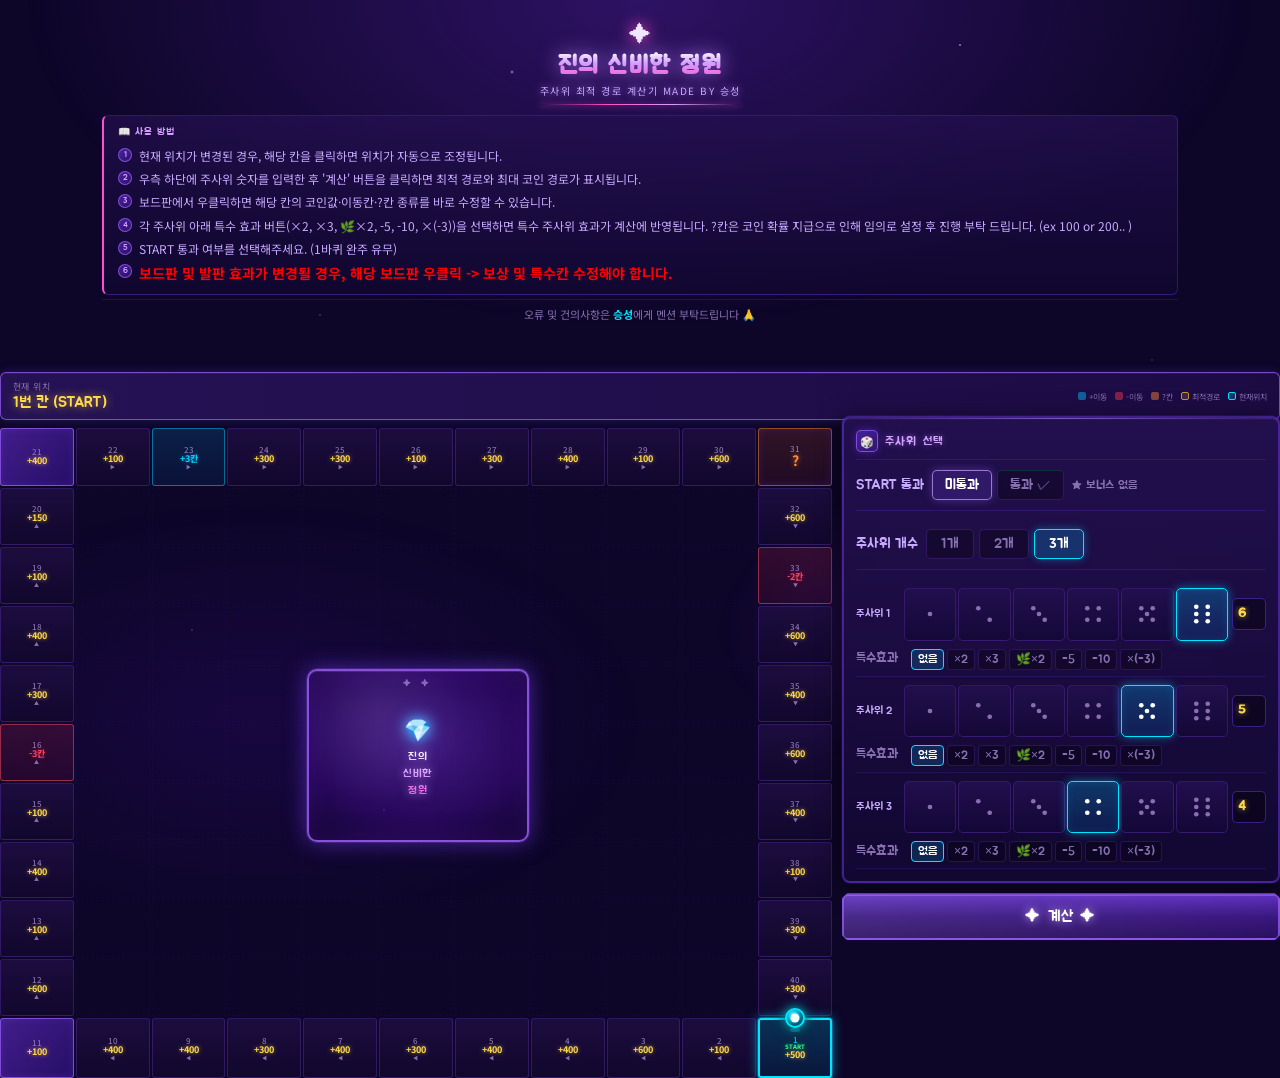
<file: maple_dice.html>
<!DOCTYPE html>
<html lang="ko">

<head>
  <meta charset="UTF-8">
  <meta name="viewport" content="width=device-width, initial-scale=1.0">
  <title>진의 신비한 정원</title>
  <link href="https://fonts.googleapis.com/css2?family=Jua&family=Noto+Sans+KR:wght@400;500;700&display=swap"
    rel="stylesheet">
  <link rel="stylesheet" href="maple_dice.css">
</head>

<body>
  <div class="app">

    <!-- 헤더 -->
    <div class="header">
      <div class="ho">✦</div>
      <h1>진의 신비한 정원</h1>
      <div class="sub">주사위 최적 경로 계산기 made by 승성</div>
      <div class="hl"></div>

      <div class="help">
        <div class="help-title">📖 사용 방법</div>
        <div class="help-steps">
          <div class="help-step">
            <div class="help-num">1</div>
            <div class="help-text">현재 위치가 변경된 경우, 해당 칸을 클릭하면 위치가 자동으로 조정됩니다.</div>
          </div>
          <div class="help-step">
            <div class="help-num">2</div>
            <div class="help-text">우측 하단에 주사위 숫자를 입력한 후 '계산' 버튼을 클릭하면 최적 경로와 최대 코인 경로가 표시됩니다.</div>
          </div>
          <div class="help-step">
            <div class="help-num">3</div>
            <div class="help-text">
              보드판에서 우클릭하면 해당 칸의 코인값·이동칸·?칸 종류를 바로 수정할 수 있습니다.
            </div>
          </div>
          <div class="help-step">
            <div class="help-num">4</div>
            <div class="help-text">
              각 주사위 아래 특수 효과 버튼(×2, ×3, 🌿×2, -5, -10, ×(-3))을 선택하면 특수 주사위 효과가 계산에 반영됩니다.
              ?칸은 코인 확률 지급으로 인해 임의로 설정 후 진행 부탁 드립니다. (ex 100 or 200.. )
            </div>
          </div>
          <div class="help-step">
            <div class="help-num">5</div>
            <div class="help-text">
              START 통과 여부를 선택해주세요. (1바퀴 완주 유무)
            </div>
          </div>
          <div class="help-step">
            <div class="help-num">6</div>
            <div class="help-text" style="font-size: 14px; color: red; font-weight: bold;">
              <strong>
                보드판 및 발판 효과가 변경될 경우, 해당 보드판 우클릭 -> 보상 및 특수칸 수정해야 합니다.
              </strong>
            </div>
          </div>
        </div>
      </div>
      <div class="help-contact">오류 및 건의사항은 <b>승성</b>에게 멘션 부탁드립니다 🙏</div>
    </div>
  </div>

  <!-- PLAY TAB -->
  <div id="tab-play" class="page active">

    <!-- 상단: 보드 + 우측 패널 2단 레이아웃 -->
    <div class="play-layout">

      <!-- 왼쪽: 보드 -->
      <div class="board-col">
        <div class="pos-bar">
          <div>
            <div class="plabel">현재 위치</div>
            <div class="pval" id="posDisplay">1번 칸 (START)</div>
          </div>
          <div class="legend">
            <div class="li">
              <div class="ld ld-plus"></div>+이동
            </div>
            <div class="li">
              <div class="ld ld-minus"></div>-이동
            </div>
            <div class="li">
              <div class="ld ld-myst"></div>?칸
            </div>
            <div class="li">
              <div class="ld ld-path"></div>최적경로
            </div>
            <div class="li">
              <div class="ld ld-cur"></div>현재위치
            </div>
          </div>
        </div>
        <div class="board-grid" id="boardGrid"></div>
      </div>

      <!-- 오른쪽: 주사위 + 버튼 + 결과 -->
      <div class="side-col">
        <div class="section">
          <div class="sh">
            <div class="si">🎲</div>
            <div class="st">주사위 선택</div>
          </div>
          <div class="dc" id="diceContainer"></div>
        </div>
        <button class="calc-btn" onclick="calculate()">✦ 계산 ✦</button>
        <div class="section results-section" id="resultsSection">
          <div class="sh">
            <div class="si">🏆</div>
            <div class="st">최적 경로</div>
          </div>
          <div class="mgrid">
            <div class="mc hl">
              <div class="ml">최고 코인</div>
              <div class="mv gold" id="bestCoin">—</div>
            </div>
            <div class="mc">
              <div class="ml">최적 순서</div>
              <div class="mv sm" id="bestOrder">—</div>
            </div>
            <div class="mgrid-row">
              <div class="mc">
                <div class="ml">도착 칸</div>
                <div class="mv" id="bestPos">—</div>
              </div>
              <div class="mc">
                <div class="ml">경우의 수</div>
                <div class="mv" id="totalCases">—</div>
              </div>
            </div>
          </div>
          <div id="resultList"></div>
        </div>
      </div>

    </div>
  </div>


  </div>
  <script src="maple_dice.js"></script>
</body>

</html>
</file>
<file: maple_dice.css>
:root{
  --bg:#0d0628;
  --bg3:#1e0f4a;
  --border:rgba(120,60,255,0.45);
  --border2:rgba(160,100,255,0.7);
  --accent:#b87aff;
  --accent2:#d4a0ff;
  --neon-pink:#ff4fce;
  --neon-cyan:#00e5ff;
  --neon-green:#39ff8a;
  --gold:#ffd84a;
  --gold2:#ffb800;
  --gold-glow:rgba(255,216,74,0.6);
  --red:#ff4060;
  --cyan:#00d4ff;
  --orange:#ff8c42;
  --text:#f0e8ff;
  --text2:#c8aaff;
  --text3:#8870b0;
}
*{box-sizing:border-box;margin:0;padding:0}
body{background:var(--bg);color:var(--text);font-family:'Noto Sans KR',sans-serif;min-height:100vh;overflow-x:hidden;}
body::before{content:'';position:fixed;inset:0;pointer-events:none;z-index:0;background:radial-gradient(ellipse 80% 60% at 50% 0%,rgba(80,30,160,.5) 0%,transparent 60%),radial-gradient(ellipse 50% 40% at 20% 80%,rgba(40,10,100,.4) 0%,transparent 60%),radial-gradient(ellipse 40% 30% at 80% 70%,rgba(120,30,180,.3) 0%,transparent 60%);}
body::after{content:'';position:fixed;inset:0;pointer-events:none;z-index:0;background-image:radial-gradient(1.5px 1.5px at 10% 15%,rgba(255,255,255,.7) 0%,transparent 100%),radial-gradient(1px 1px at 25% 35%,rgba(255,255,255,.5) 0%,transparent 100%),radial-gradient(2px 2px at 40% 8%,rgba(200,160,255,.8) 0%,transparent 100%),radial-gradient(1px 1px at 60% 25%,rgba(255,255,255,.6) 0%,transparent 100%),radial-gradient(1.5px 1.5px at 75% 5%,rgba(255,255,255,.7) 0%,transparent 100%),radial-gradient(1px 1px at 90% 40%,rgba(200,160,255,.5) 0%,transparent 100%),radial-gradient(1px 1px at 15% 70%,rgba(255,255,255,.4) 0%,transparent 100%),radial-gradient(1.5px 1.5px at 30% 90%,rgba(200,160,255,.6) 0%,transparent 100%);}

.app{position:relative;z-index:1;max-width:1100px;margin:0 auto;padding:0 12px 40px;}
.header{text-align:center;padding:16px 0 10px}
.ho{font-size:22px;margin-bottom:3px;animation:float 2.5s ease-in-out infinite;filter:drop-shadow(0 0 8px var(--neon-pink))}
@keyframes float{0%,100%{transform:translateY(0)}50%{transform:translateY(-5px)}}
.header h1{font-family:'Jua',sans-serif;font-size:24px;background:linear-gradient(180deg,#fff 0%,var(--accent2) 40%,var(--neon-pink) 100%);-webkit-background-clip:text;-webkit-text-fill-color:transparent;background-clip:text;filter:drop-shadow(0 0 10px rgba(184,122,255,.8));letter-spacing:.06em;margin-bottom:2px;}
.header .sub{font-size:10px;color:var(--text2);letter-spacing:.15em;text-transform:uppercase;text-shadow:0 0 8px var(--accent)}
.hl{width:200px;height:1px;background:linear-gradient(90deg,transparent,var(--neon-pink),var(--accent2),transparent);margin:6px auto 0;box-shadow:0 0 6px var(--neon-pink)}
.tabs{display:none}
.page{display:block}

/* =============================================
   레이아웃: board-col이 전체 너비, side-col은 board-grid 오른쪽 여백에 absolute
   ============================================= */
.play-layout{
  display:block;
  position:relative;
}

.board-col{
  display:flex;
  flex-direction:column;
  gap:8px;
  overflow:visible;
  position:relative;
}

/* side-col: board-grid(65%)의 바로 오른쪽 공간에 절대배치 */
.side-col{
  position:absolute;
  left:calc(65% + 10px);  /* board-grid width(65%) + 간격 */
  top:44px;               /* pos-bar 높이 아래부터 */
  width:calc(35% - 10px); /* 나머지 공간 */
  display:flex;
  flex-direction:column;
  gap:10px;
  z-index:20;
}

/* pos-bar */
.pos-bar{display:flex;align-items:center;justify-content:space-between;gap:8px;background:linear-gradient(90deg,rgba(40,20,90,.9),rgba(30,12,70,.9));border:1px solid var(--border2);border-radius:6px;padding:7px 12px;box-shadow:0 0 10px rgba(100,60,220,.3),inset 0 1px 0 rgba(180,140,255,.1);min-width:0;overflow:hidden;}
.plabel{font-size:9px;color:var(--text3);letter-spacing:.05em;text-transform:uppercase;white-space:nowrap}
.pval{font-family:'Jua',sans-serif;font-size:15px;color:var(--gold);text-shadow:0 0 10px var(--gold-glow);white-space:nowrap}
.legend{display:flex;flex-wrap:wrap;gap:3px 8px;justify-content:flex-end;flex-shrink:0}
.li{display:flex;align-items:center;gap:3px;font-size:8px;color:var(--text3);white-space:nowrap}
.ld{width:8px;height:8px;border-radius:2px;flex-shrink:0}
.ld-plus{background:rgba(0,200,255,.45)}.ld-minus{background:rgba(255,60,80,.45)}.ld-myst{background:rgba(255,140,50,.45)}
.ld-path{background:rgba(240,192,96,.15);border:1px solid #c8942a}.ld-cur{background:rgba(0,180,220,.25);border:1px solid var(--neon-cyan)}

/* 보드 그리드 */
.board-grid{
  display:grid;
  grid-template-columns:repeat(11,1fr);
  gap:2px;
  width:65%;
  height:650px;
  position:relative;
}

/* 보드 칸 */
.bc{border-radius:3px;border:1px solid rgba(80,40,150,.5);background:linear-gradient(180deg,rgba(30,14,65,.9),rgba(18,8,45,.9));display:flex;flex-direction:column;align-items:center;justify-content:center;cursor:pointer;transition:all .13s;overflow:visible;padding:1px;position:relative;min-width:0;min-height:0;}
.bc:hover{border-color:rgba(160,100,255,.8);background:linear-gradient(180deg,rgba(60,28,130,.9),rgba(40,16,100,.9));box-shadow:0 0 6px rgba(160,100,255,.4)}
.bc.cur{border:2px solid var(--neon-cyan)!important;background:linear-gradient(180deg,rgba(0,180,220,.25),rgba(0,120,180,.15))!important;box-shadow:0 0 0 1px rgba(0,200,255,.3),0 0 12px rgba(0,200,255,.6)!important}
.bc.onpath{border-color:var(--gold2)!important;background:linear-gradient(180deg,rgba(255,200,50,.15),rgba(200,140,0,.1))!important;box-shadow:0 0 5px rgba(255,200,50,.3)!important}
.bc.corner{background:linear-gradient(135deg,rgba(90,40,180,.7),rgba(50,20,130,.7));border-color:var(--border2);box-shadow:inset 0 0 8px rgba(120,60,255,.2)}
.bc.inner{background:transparent;border:1px dashed rgba(80,40,150,.08);cursor:default;pointer-events:none;border-radius:0}
.bc.icenter{background:transparent;border:none;cursor:default;pointer-events:none}
.bc.move-plus{background:linear-gradient(180deg,rgba(0,180,255,.15),rgba(0,120,200,.1));border-color:rgba(0,200,255,.5)}
.bc.move-plus:hover{background:linear-gradient(180deg,rgba(0,180,255,.25),rgba(0,120,200,.18))}
.bc.move-minus{background:linear-gradient(180deg,rgba(255,50,80,.15),rgba(200,20,50,.1));border-color:rgba(255,80,100,.5)}
.bc.move-minus:hover{background:linear-gradient(180deg,rgba(255,50,80,.25),rgba(200,20,50,.18))}
.bc.mystery{background:linear-gradient(180deg,rgba(255,100,30,.15),rgba(200,60,0,.1));border-color:rgba(255,140,50,.5)}
.bc.mystery:hover{background:linear-gradient(180deg,rgba(255,100,30,.25),rgba(200,60,0,.18))}

/* 말 */
.piece{position:absolute;top:-12px;left:50%;transform:translateX(-50%);line-height:1;pointer-events:none;filter:drop-shadow(0 0 6px var(--neon-cyan)) drop-shadow(0 2px 4px rgba(0,0,0,.8));animation:pieceFloat 1.8s ease-in-out infinite;z-index:10}
@keyframes pieceFloat{0%,100%{transform:translateX(-50%) translateY(0)}50%{transform:translateX(-50%) translateY(-4px)}}
.piece.moving{animation:piecePop .35s ease both}
@keyframes piecePop{0%{transform:translateX(-50%) scale(.5);opacity:0}60%{transform:translateX(-50%) scale(1.4)}100%{transform:translateX(-50%) scale(1);opacity:1}}

/* 칸 텍스트 */
.cn{font-size:clamp(5px,0.75vw,8px);color:var(--text3);line-height:1;font-weight:500}
.cv{font-size:clamp(6px,0.85vw,9px);font-weight:700;line-height:1.1;text-align:center;white-space:nowrap}
.cv.pos{color:var(--gold);text-shadow:0 0 4px var(--gold-glow)}
.cv.movepos{color:var(--cyan);text-shadow:0 0 4px rgba(0,200,255,.6)}
.cv.moveneg{color:var(--red);text-shadow:0 0 4px rgba(255,50,80,.5)}
.cv.myst{color:var(--orange);font-size:clamp(9px,1.2vw,14px);text-shadow:0 0 5px rgba(255,140,50,.7)}
.cstart{font-size:clamp(4px,0.6vw,6px);color:var(--neon-green);font-weight:700;line-height:1;text-shadow:0 0 4px rgba(0,255,120,.6)}
.bc.cur .cn{color:var(--cyan)}

/* 중앙 오버레이 */
.board-center-overlay{position:absolute;left:calc(4/11 * 100% + 4px);top:calc(4/11 * 100% + 4px);width:calc(3/11 * 100% - 4px);height:calc(3/11 * 100% - 4px);border-radius:10px;background:radial-gradient(ellipse 90% 85% at 50% 40%,rgba(140,60,255,.4) 0%,rgba(50,10,110,.7) 55%,rgba(10,4,30,.9) 100%);border:2px solid rgba(160,100,255,.8);box-shadow:0 0 0 1px rgba(200,150,255,.12),0 0 22px rgba(120,60,255,.55),inset 0 0 25px rgba(80,20,160,.35),inset 0 1px 0 rgba(200,160,255,.18);display:flex;flex-direction:column;align-items:center;justify-content:center;gap:2px;pointer-events:none;z-index:5;overflow:hidden;}
.board-center-overlay::before{content:'';position:absolute;inset:0;border-radius:8px;background:radial-gradient(circle at 30% 25%,rgba(255,255,255,.07) 0%,transparent 45%);pointer-events:none}
.board-center-overlay::after{content:'✦  ✦';position:absolute;top:6px;left:0;right:0;text-align:center;font-size:clamp(5px,0.7vw,8px);color:rgba(210,170,255,.55);letter-spacing:4px;animation:twinkle 2s ease-in-out infinite}
@keyframes twinkle{0%,100%{opacity:.4}50%{opacity:1}}
.center-gem{font-size:clamp(14px,2vw,22px);filter:drop-shadow(0 0 8px rgba(0,220,255,.9)) drop-shadow(0 0 4px rgba(180,100,255,.7));animation:gemFloat 2.5s ease-in-out infinite;position:relative;z-index:1}
@keyframes gemFloat{0%,100%{transform:translateY(0)}50%{transform:translateY(-4px)}}
.center-title{font-family:'Jua',sans-serif;font-size:clamp(7px,1vw,11px);background:linear-gradient(180deg,#fff 0%,var(--accent2) 50%,var(--neon-pink) 100%);-webkit-background-clip:text;-webkit-text-fill-color:transparent;background-clip:text;text-align:center;line-height:1.55;letter-spacing:.05em;filter:drop-shadow(0 0 5px rgba(200,140,255,.8));position:relative;z-index:1;margin-top:2px}

/* 섹션 */
.section{background:linear-gradient(180deg,rgba(36,16,80,.95),rgba(18,8,50,.95));border:2px solid var(--border);border-radius:8px;padding:12px;box-shadow:0 0 0 1px rgba(80,40,200,.2),0 4px 24px rgba(0,0,0,.6),inset 0 1px 0 rgba(180,140,255,.15);position:relative;}
.section::before{content:'';position:absolute;top:0;left:20px;right:20px;height:1px;background:linear-gradient(90deg,transparent,rgba(180,140,255,.5),transparent);pointer-events:none}
.sh{display:flex;align-items:center;gap:7px;margin-bottom:10px;padding-bottom:7px;border-bottom:1px solid rgba(120,60,255,.2)}
.si{width:22px;height:22px;border-radius:5px;background:linear-gradient(135deg,rgba(120,60,255,.4),rgba(80,30,180,.4));border:1px solid var(--border2);display:flex;align-items:center;justify-content:center;font-size:11px;box-shadow:0 0 8px rgba(120,60,255,.4);flex-shrink:0
}
.st{font-family:'Jua',sans-serif;font-size:12px;color:var(--accent2);letter-spacing:.1em;text-transform:uppercase;text-shadow:0 0 6px rgba(180,140,255,.5)}

/* 주사위 */
.dc{display:flex;flex-direction:column;gap:8px}
.dr{display:flex;align-items:center;gap:4px}
.dlabel{font-family:'Jua',sans-serif;font-size:11px;color:var(--text2);width:44px;flex-shrink:0}
.dopts{display:flex;gap:2px;flex:1;min-width:0}
.dbtn{flex:1;aspect-ratio:1;border-radius:5px;border:1px solid rgba(80,40,150,.5);background:linear-gradient(180deg,rgba(35,16,80,.9),rgba(20,8,55,.9));color:var(--text3);cursor:pointer;display:flex;align-items:center;justify-content:center;transition:all .13s;padding:2px;min-width:0;}
.dbtn:hover{border-color:var(--border2);background:linear-gradient(180deg,rgba(60,28,120,.9),rgba(40,16,90,.9));box-shadow:0 0 6px rgba(160,100,255,.3)}
.dbtn.sel{border-color:var(--neon-cyan);background:linear-gradient(180deg,rgba(0,160,220,.3),rgba(0,100,180,.2));box-shadow:0 0 10px rgba(0,200,255,.5),inset 0 0 8px rgba(0,180,255,.15);color:#fff}
.dnum{width:34px;height:32px;border-radius:5px;border:1px solid var(--border);background:rgba(0,0,0,.4);color:var(--gold);font-size:13px;font-weight:700;text-align:center;font-family:'Jua',sans-serif;outline:none;transition:border-color .15s;flex-shrink:0;text-shadow:0 0 6px var(--gold-glow);}
.dnum:focus{border-color:var(--neon-cyan);box-shadow:0 0 8px rgba(0,200,255,.4)}

/* 계산 버튼 */
.calc-btn{width:100%;padding:12px;background:linear-gradient(180deg,#6030c0,#3a1880 50%,#2a1060);border:2px solid var(--border2);border-radius:6px;color:#fff;font-family:'Jua',sans-serif;font-size:15px;cursor:pointer;letter-spacing:.08em;transition:all .2s;box-shadow:0 0 20px rgba(120,60,255,.5),inset 0 1px 0 rgba(255,255,255,.2);text-shadow:0 0 10px rgba(200,160,255,.8);clip-path:polygon(5px 0%,calc(100% - 5px) 0%,100% 5px,100% calc(100% - 5px),calc(100% - 5px) 100%,5px 100%,0% calc(100% - 5px),0% 5px);position:relative;overflow:hidden;}
.calc-btn::before{content:'';position:absolute;top:0;left:-100%;width:200%;height:100%;background:linear-gradient(90deg,transparent,rgba(255,255,255,.08),transparent);animation:shimmer 2.5s infinite}
@keyframes shimmer{0%{left:-100%}100%{left:100%}}
.calc-btn:hover{background:linear-gradient(180deg,#7840e0,#4a20a0 50%,#3a1880);box-shadow:0 0 30px rgba(160,80,255,.7);transform:translateY(-1px)}
.calc-btn:active{transform:translateY(0)}

/* 결과 */
.results-section{display:none}.results-section.visible{display:block}
.mgrid{display:flex;flex-direction:column;gap:5px;margin-bottom:10px}
.mgrid-row{display:grid;grid-template-columns:1fr 1fr;gap:5px}
.mc{background:linear-gradient(180deg,rgba(35,16,80,.8),rgba(18,8,50,.8));border:1px solid var(--border);border-radius:5px;padding:8px 10px;min-width:0;width:100%;}
.mc.hl{border-color:var(--gold2);background:linear-gradient(180deg,rgba(60,40,0,.5),rgba(30,20,0,.3));box-shadow:0 0 10px rgba(255,180,0,.2);height:auto;overflow:visible;}
.ml{font-size:9px;color:var(--text3);letter-spacing:.05em;text-transform:uppercase;margin-bottom:4px;white-space:nowrap}
.mv{font-family:'Jua',sans-serif;font-size:15px;color:var(--text);white-space:nowrap;overflow:hidden;text-overflow:ellipsis;line-height:1.2}
.mv.gold{color:var(--gold);text-shadow:0 0 8px var(--gold-glow);white-space:normal;overflow:visible;font-size:15px;}
.mv.sm{font-size:11px;display:flex;align-items:center;gap:3px;flex-wrap:nowrap;overflow:hidden;line-height:1.4}
.ri{padding:7px 0;border-bottom:1px solid rgba(80,40,150,.25);display:flex;align-items:flex-start;gap:8px}
.ri:last-child{border-bottom:none;padding-bottom:0}
.rb{width:20px;height:20px;border-radius:50%;display:flex;align-items:center;justify-content:center;font-size:9px;font-weight:700;flex-shrink:0;margin-top:1px;font-family:'Jua',sans-serif}
.r1{background:linear-gradient(135deg,rgba(255,200,50,.3),rgba(200,130,0,.2));border:1px solid var(--gold2);color:var(--gold);box-shadow:0 0 6px rgba(255,180,0,.3)}
.r2{background:rgba(180,175,200,.1);border:1px solid rgba(180,175,200,.3);color:#c8c0e0}
.r3{background:rgba(200,148,42,.1);border:1px solid rgba(200,148,42,.25);color:#d09050}
.rn{background:rgba(40,20,80,.5);border:1px solid var(--border);color:var(--text3)}
.rbody{flex:1;min-width:0}
.rorder{font-size:12px;margin-bottom:2px;display:flex;align-items:center;gap:2px;flex-wrap:wrap}
.rarr{font-size:7px;color:var(--text3)}
.rpath{font-size:12px;color:var(--text3);white-space:nowrap;overflow:hidden;text-overflow:ellipsis}
.rcoin{font-family:'Jua',sans-serif;font-size:13px;color:var(--neon-green);flex-shrink:0;align-self:center;text-shadow:0 0 6px rgba(0,255,120,.5)}
.rcoin.neg{color:var(--red);text-shadow:0 0 6px rgba(255,50,80,.5)}

/* 설정 탭 */
.notice{font-size:10px;color:var(--text2);line-height:1.6;padding:6px 10px;background:rgba(0,0,0,.3);border-radius:5px;border-left:2px solid var(--neon-pink);margin-bottom:10px}
.cell-edit-grid{display:grid;grid-template-columns:repeat(8,1fr);gap:4px;margin-bottom:6px}
.ced{display:flex;flex-direction:column;align-items:center;gap:2px}
.cel{font-size:12px;color:var(--text3);line-height:1}
.cei{width:100%;padding:4px 2px;text-align:center;background:rgba(0,0,0,.4);border:1px solid var(--border);border-radius:4px;color:var(--gold);font-size:9px;font-family:'Noto Sans KR',sans-serif;outline:none;transition:border-color .15s}
.cei:focus{border-color:var(--neon-cyan);box-shadow:0 0 5px rgba(0,200,255,.3)}
.special-list{display:flex;flex-direction:column;gap:8px}
.special-item{background:linear-gradient(180deg,rgba(40,18,90,.7),rgba(22,10,60,.7));border:1px solid var(--border);border-radius:6px;padding:10px 12px}
.special-item-header{display:flex;align-items:center;justify-content:space-between;margin-bottom:8px}
.special-item-title{font-family:'Jua',sans-serif;font-size:12px;color:var(--text2)}
.special-badge{font-size:10px;padding:2px 8px;border-radius:10px;font-weight:500;font-family:'Jua',sans-serif}
.badge-move-plus{background:rgba(0,200,255,.15);color:var(--cyan);border:1px solid rgba(0,200,255,.4)}
.badge-move-minus{background:rgba(255,50,80,.15);color:var(--red);border:1px solid rgba(255,80,100,.4)}
.badge-mystery{background:rgba(255,120,40,.15);color:var(--orange);border:1px solid rgba(255,140,50,.4)}
.special-row{display:flex;align-items:center;gap:8px;flex-wrap:wrap;margin-bottom:4px}
.special-label{font-size:10px;color:var(--text3);min-width:52px}
.special-input{width:60px;padding:5px 6px;text-align:center;background:rgba(0,0,0,.4);border:1px solid var(--border2);border-radius:5px;color:var(--gold);font-size:11px;font-family:'Noto Sans KR',sans-serif;outline:none;transition:border-color .15s}
.special-input:focus{border-color:var(--neon-cyan)}
.type-btns{display:flex;gap:4px}
.type-btn{padding:4px 8px;border-radius:4px;border:1px solid var(--border);background:rgba(0,0,0,.3);color:var(--text3);font-size:10px;cursor:pointer;transition:all .13s;font-family:'Jua',sans-serif}
.type-btn.ap{background:rgba(0,200,255,.15);border-color:rgba(0,200,255,.5);color:var(--cyan)}
.type-btn.am{background:rgba(255,50,80,.15);border-color:rgba(255,80,100,.5);color:var(--red)}
.type-btn.aq{background:rgba(255,120,40,.15);border-color:rgba(255,140,50,.5);color:var(--orange)}
.add-btn{width:100%;padding:9px;background:transparent;border:1px dashed rgba(120,60,255,.4);border-radius:5px;color:var(--text3);font-size:11px;cursor:pointer;transition:all .15s;margin-top:4px;font-family:'Jua',sans-serif}
.add-btn:hover{border-color:var(--accent2);color:var(--accent2)}
.del-btn{width:22px;height:22px;border-radius:50%;background:rgba(255,50,80,.1);border:1px solid rgba(255,80,100,.4);color:var(--red);font-size:12px;cursor:pointer;display:flex;align-items:center;justify-content:center;flex-shrink:0;transition:all .13s}
.del-btn:hover{background:rgba(255,50,80,.3);box-shadow:0 0 8px rgba(255,50,80,.4)}
.save-notice{font-family:'Jua',sans-serif;font-size:11px;color:var(--neon-green);text-align:center;margin-top:6px;opacity:0;transition:opacity .3s;text-shadow:0 0 8px rgba(0,255,120,.6)}
.save-notice.show{opacity:1}
.help{margin:10px 0 4px;padding:10px 14px;background:linear-gradient(180deg,rgba(36,16,80,.7),rgba(18,8,50,.7));border:1px solid rgba(120,60,255,.3);border-left:2px solid var(--neon-pink);border-radius:6px;display:flex;flex-direction:column;gap:5px;}
.help-title{font-family:'Jua',sans-serif;font-size:10px;color:var(--accent2);letter-spacing:.1em;display:flex;align-items:center;gap:5px;margin-bottom:2px;}
.help-steps{display:flex;flex-direction:column;gap:4px;}
.help-step{display:flex;gap:7px;align-items:flex-start;}
.help-num{width:14px;height:14px;border-radius:50%;background:linear-gradient(135deg,rgba(120,60,255,.5),rgba(80,30,180,.4));border:1px solid var(--border2);color:var(--accent2);font-family:'Jua',sans-serif;font-size:8px;display:flex;align-items:center;justify-content:center;flex-shrink:0;margin-top:2px;}
.help-text{font-size:12px;color:var(--text2);line-height:1.6;}
.help-contact{font-size:11px;color:var(--text3);padding-top:6px;border-top:1px solid rgba(120,60,255,.2);text-align:center;}
.help-contact b{color:var(--neon-cyan);}
@keyframes pop{0%{transform:scale(.95);opacity:0}60%{transform:scale(1.02)}100%{transform:scale(1);opacity:1}}
.pop{animation:pop .3s ease both}
::-webkit-scrollbar{width:4px}::-webkit-scrollbar-track{background:rgba(0,0,0,.3)}
::-webkit-scrollbar-thumb{background:linear-gradient(180deg,var(--neon-pink),var(--accent));border-radius:2px}

/* 반응형: 900px 이하에서는 board-grid 전체 너비, side-col 아래로 */
@media(max-width:900px){
  .board-grid{width:100%;}
  .side-col{
    position:static;
    width:100%;
  }
}

/*── 설정탭 보드판 편집기 ── */

/* 플레이탭과 동일한 구조: board-col(65%) + side-col(absolute 오른쪽) */
.settings-layout{
  display:block;
  position:relative;
  padding:0;
}

.settings-board-col{
  display:flex;
  flex-direction:column;
  gap:8px;
}

.settings-side-col{
  position:absolute;
  left:calc(65% + 10px);
  top:0;
  width:calc(35% - 10px);
  display:flex;
  flex-direction:column;
  gap:10px;
  z-index:20;
}

.quick-board{
  display:grid;
  grid-template-columns:repeat(11,1fr);
  gap:2px;
  width:65%;
  height:650px;
  position:relative;
  margin-top:8px;
}

/* 모바일 대응 */
@media(max-width:900px){
  .quick-board{
    width:100%;
    height:auto;
    aspect-ratio:1;
  }
  .settings-side-col{
    position:static;
    width:100%;
  }
}
.qbc{
  border-radius:3px;border:1px solid rgba(80,40,150,.5);
  background:linear-gradient(180deg,rgba(30,14,65,.9),rgba(18,8,45,.9));
  display:flex;flex-direction:column;align-items:center;justify-content:center;
  cursor:pointer;transition:all .13s;overflow:hidden;padding:1px;position:relative;
  min-width:0;min-height:0;
}
.qbc:hover{border-color:rgba(200,160,255,.9);background:linear-gradient(180deg,rgba(70,35,150,.9),rgba(50,20,110,.9));box-shadow:0 0 8px rgba(160,100,255,.5);}
.qbc.corner{background:linear-gradient(135deg,rgba(90,40,180,.7),rgba(50,20,130,.7));border-color:var(--border2);}
.qbc.move-plus{background:linear-gradient(180deg,rgba(0,180,255,.2),rgba(0,120,200,.15));border-color:rgba(0,200,255,.6);}
.qbc.move-minus{background:linear-gradient(180deg,rgba(255,50,80,.2),rgba(200,20,50,.15));border-color:rgba(255,80,100,.6);}
.qbc.mystery{background:linear-gradient(180deg,rgba(255,100,30,.2),rgba(200,60,0,.15));border-color:rgba(255,140,50,.6);}
.qbc.qb-inner{background:transparent;border:1px dashed rgba(80,40,150,.08);cursor:default;pointer-events:none;border-radius:0;}
.qbc.qb-center{background:radial-gradient(ellipse at center,rgba(140,60,255,.3),rgba(10,4,30,.8));border:2px solid rgba(160,100,255,.6);cursor:default;pointer-events:none;display:flex;align-items:center;justify-content:center;font-size:clamp(10px,1.5vw,18px);}
.qbn{font-size:clamp(5px,0.7vw,8px);color:var(--text3);line-height:1;}
.qbv{font-size:clamp(5px,0.8vw,9px);font-weight:700;line-height:1.2;text-align:center;white-space:nowrap;color:var(--gold);}
.qbc.move-plus .qbv{color:var(--cyan);}
.qbc.move-minus .qbv{color:var(--red);}
.qbc.mystery .qbv{color:var(--orange);font-size:clamp(8px,1.1vw,13px);}

/* 범례 */
.qb-legend{display:flex;gap:8px;flex-wrap:wrap;margin-bottom:6px;align-items:center;}
.ql{font-size:10px;padding:3px 8px;border-radius:4px;font-family:'Jua',sans-serif;}
.ql-coin{background:rgba(255,210,74,.1);border:1px solid rgba(255,210,74,.4);color:var(--gold);}
.ql-plus{background:rgba(0,200,255,.1);border:1px solid rgba(0,200,255,.4);color:var(--cyan);}
.ql-minus{background:rgba(255,50,80,.1);border:1px solid rgba(255,80,100,.4);color:var(--red);}
.ql-myst{background:rgba(255,120,40,.1);border:1px solid rgba(255,140,50,.4);color:var(--orange);}

/* 팝업 편집기 */
.cell-edit-popup{
  position:absolute;z-index:9999;
  background:linear-gradient(180deg,rgba(40,18,90,.98),rgba(22,10,60,.98));
  border:2px solid var(--border2);border-radius:10px;
  padding:12px;min-width:210px;
  box-shadow:0 8px 32px rgba(0,0,0,.7),0 0 20px rgba(120,60,255,.4);
}
.cep-header{display:flex;align-items:center;justify-content:space-between;margin-bottom:10px;}
.cep-title{font-family:'Jua',sans-serif;font-size:13px;color:var(--accent2);}
.cep-close{width:20px;height:20px;border-radius:50%;background:rgba(255,50,80,.15);border:1px solid rgba(255,80,100,.4);color:var(--red);font-size:11px;cursor:pointer;display:flex;align-items:center;justify-content:center;}
.cep-close:hover{background:rgba(255,50,80,.35);}
.cep-types{display:grid;grid-template-columns:1fr 1fr;gap:5px;margin-bottom:10px;}
.cep-type{padding:6px 4px;border-radius:5px;border:1px solid rgba(80,40,150,.5);background:rgba(0,0,0,.3);color:var(--text3);font-family:'Jua',sans-serif;font-size:11px;cursor:pointer;transition:all .13s;text-align:center;}
.cep-type:hover{border-color:var(--border2);color:var(--text2);}
.cep-type.active{border-color:var(--neon-cyan);background:rgba(0,160,220,.2);color:#fff;box-shadow:0 0 8px rgba(0,200,255,.3);}
.cep-label{font-size:10px;color:var(--text3);display:block;margin-bottom:4px;font-family:'Jua',sans-serif;}
.cep-input{width:100%;padding:7px 10px;background:rgba(0,0,0,.5);border:1px solid var(--border2);border-radius:5px;color:var(--gold);font-size:13px;font-family:'Jua',sans-serif;outline:none;text-align:center;}
.cep-input:focus{border-color:var(--neon-cyan);box-shadow:0 0 8px rgba(0,200,255,.3);}
.cep-val-wrap{margin-bottom:10px;min-height:36px;}
.cep-save{width:100%;padding:8px;background:linear-gradient(180deg,rgba(80,255,150,.2),rgba(0,180,80,.12));border:1px solid var(--neon-green);border-radius:6px;color:var(--neon-green);font-family:'Jua',sans-serif;font-size:12px;cursor:pointer;transition:all .18s;}
.cep-save:hover{background:linear-gradient(180deg,rgba(80,255,150,.32),rgba(0,200,100,.2));box-shadow:0 0 12px rgba(0,255,120,.3);}
</file>
